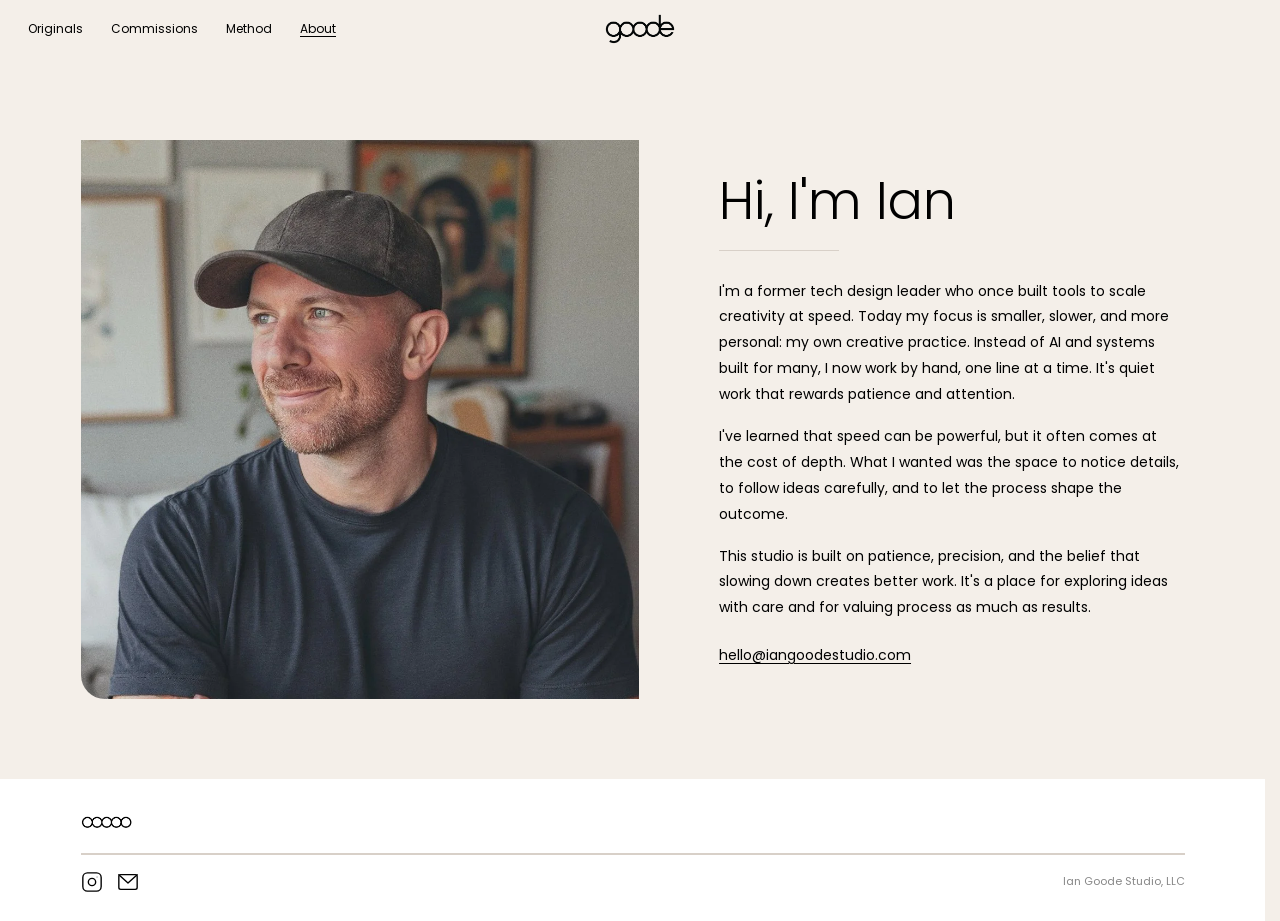
<file: about.html>
<!DOCTYPE html>
<html lang="en">
<head>
  <meta charset="UTF-8">
  <meta name="viewport" content="width=device-width, initial-scale=1.0">
  <title>About — A Creative Holding Company</title>
  <script async src="https://www.googletagmanager.com/gtag/js?id=G-GTT276981T"></script>
  <script>
    window.dataLayer = window.dataLayer || [];
    function gtag(){dataLayer.push(arguments);}
    gtag('js', new Date());
    gtag('config', 'G-GTT276981T');
  </script>
  <link rel="icon" href="/favicon.svg" type="image/svg+xml">
  <link rel="stylesheet" href="css/style.css">
</head>
<body>

<header>
  <nav>
    <ul class="nav-links">
      <li><a href="/">Originals</a></li>
      <li><a href="/commissions.html">Commissions</a></li>
      <li><a href="/method.html">Method</a></li>
      <li><a href="/about.html">About</a></li>
    </ul>
  </nav>
  <a href="/" class="logo">
    <img src="images/graphics/iangoodestudio-logo.webp" alt="A Creative Holding Company">
  </a>
  <button class="mobile-menu-btn" aria-label="Open menu">
    <span></span><span></span><span></span>
  </button>
</header>

<nav class="mobile-nav">
  <button class="mobile-nav-close" aria-label="Close menu">&#215;</button>
  <a href="/">Originals</a>
  <a href="/commissions.html">Commissions</a>
  <a href="/method.html">Method</a>
  <a href="/about.html">About</a>
</nav>

<main class="content-page about-page">
  <div class="content-inner">

    <div class="about-layout">
      <div class="about-photo-col">
        <img class="about-photo" src="images/profile_9_n.webp" alt="Ian Goode">
      </div>
      <div class="about-text-col">
        <h1 class="about-h1">Hi, I'm Ian</h1>
        <hr class="about-divider">
        <p>I'm a former tech design leader who once built tools to scale creativity at speed. Today my focus is smaller, slower, and more personal: my own creative practice. Instead of AI and systems built for many, I now work by hand, one line at a time. It's quiet work that rewards patience and attention.</p>
        <p>I've learned that speed can be powerful, but it often comes at the cost of depth. What I wanted was the space to notice details, to follow ideas carefully, and to let the process shape the outcome.</p>
        <p>This studio is built on patience, precision, and the belief that slowing down creates better work. It's a place for exploring ideas with care and for valuing process as much as results.</p>
        <a href="mailto:hello@iangoodestudio.com" class="about-email">hello@iangoodestudio.com</a>
      </div>
    </div>

  </div>
</main>

<footer>
  <div class="content-inner">
  <div class="footer-logo">
    <a href="/">
      <img src="images/graphics/footArtwork_logo.webp" alt="A Creative Holding Company">
    </a>
  </div>
  <hr class="footer-divider">
  <div class="footer-bottom">
    <div class="footer-icons">
      <a href="https://www.instagram.com/iangoode/" target="_blank" rel="noopener" aria-label="Instagram">
        <svg viewBox="0 0 24 24" fill="none" stroke="currentColor" stroke-width="1.5" stroke-linecap="round" stroke-linejoin="round"><rect x="2" y="2" width="20" height="20" rx="5"/><circle cx="12" cy="12" r="4"/><circle cx="17.5" cy="6.5" r="0.5" fill="currentColor" stroke="none"/></svg>
      </a>
      <a href="mailto:hello@iangoodestudio.com" aria-label="Email">
        <svg viewBox="0 0 24 24" fill="none" stroke="currentColor" stroke-width="1.5" stroke-linecap="round" stroke-linejoin="round"><rect x="2" y="4" width="20" height="16" rx="2"/><polyline points="2,4 12,13 22,4"/></svg>
      </a>
    </div>
    <span class="footer-copy">Ian Goode Studio, LLC</span>
  </div>
  </div>
</footer>

<script src="js/main.js"></script>
</body>
</html>
</file>
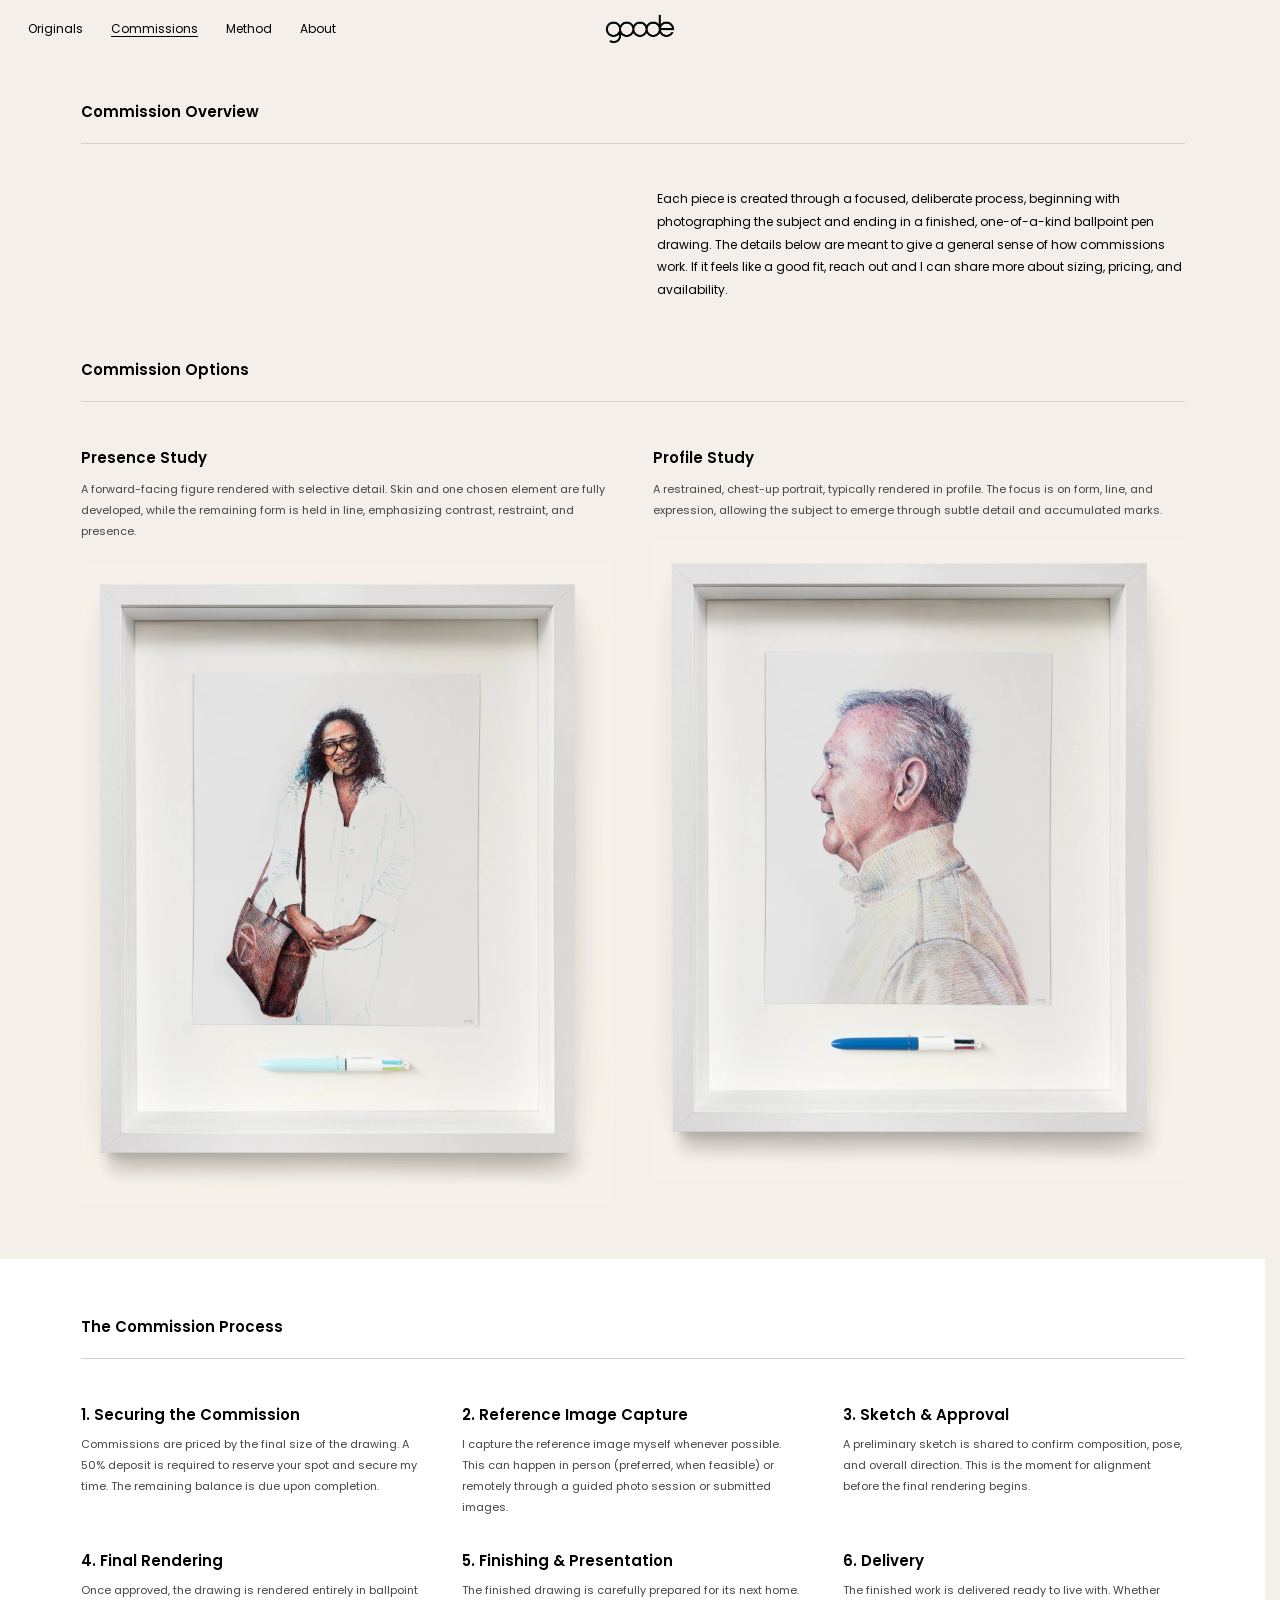
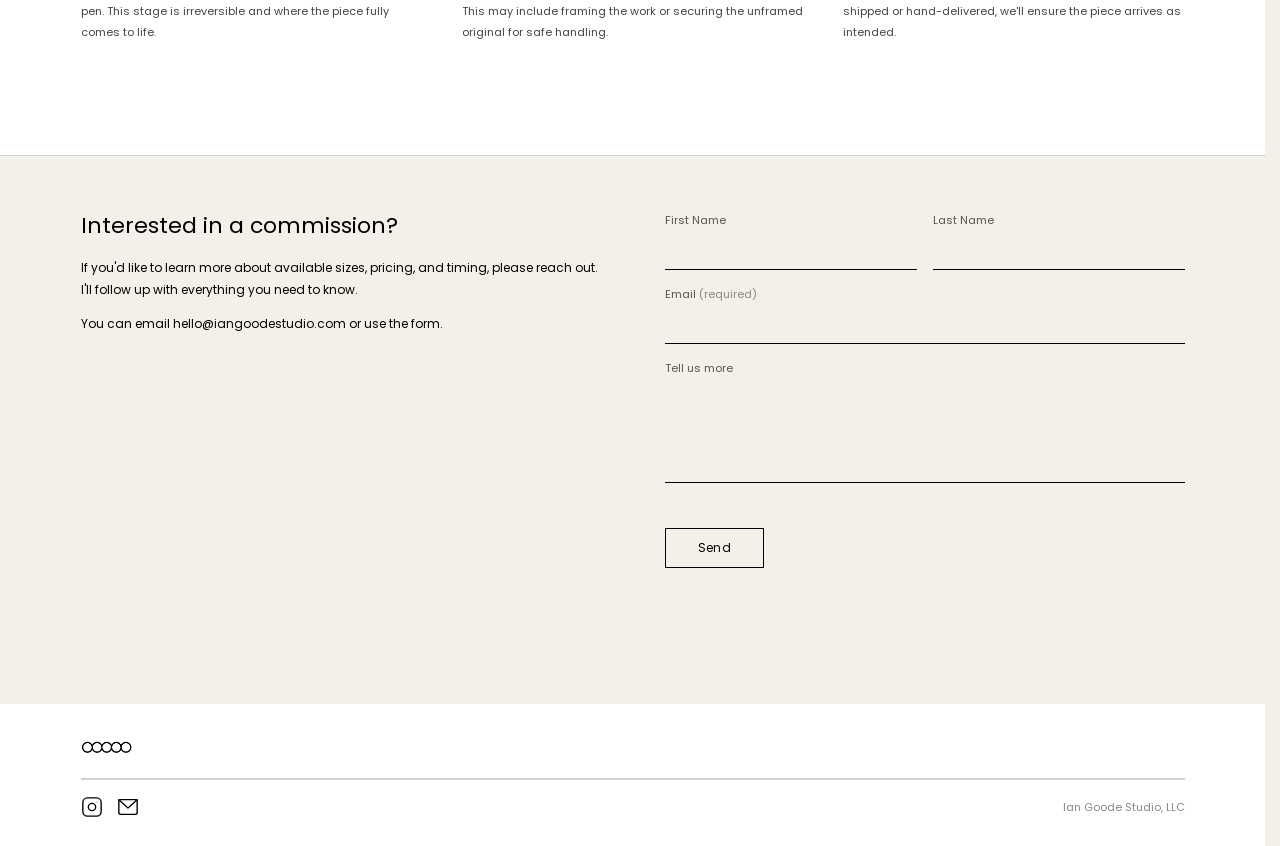
<file: commissions.html>
<!DOCTYPE html>
<html lang="en">
<head>
  <meta charset="UTF-8">
  <meta name="viewport" content="width=device-width, initial-scale=1.0">
  <title>Commissions — A Creative Holding Company</title>
  <script async src="https://www.googletagmanager.com/gtag/js?id=G-GTT276981T"></script>
  <script>
    window.dataLayer = window.dataLayer || [];
    function gtag(){dataLayer.push(arguments);}
    gtag('js', new Date());
    gtag('config', 'G-GTT276981T');
  </script>
  <link rel="icon" href="/favicon.svg" type="image/svg+xml">
  <link rel="stylesheet" href="css/style.css">
</head>
<body>

<header>
  <nav>
    <ul class="nav-links">
      <li><a href="/">Originals</a></li>
      <li><a href="/commissions.html">Commissions</a></li>
      <li><a href="/method.html">Method</a></li>
      <li><a href="/about.html">About</a></li>
    </ul>
  </nav>
  <a href="/" class="logo">
    <img src="images/graphics/iangoodestudio-logo.webp" alt="A Creative Holding Company">
  </a>
  <button class="mobile-menu-btn" aria-label="Open menu">
    <span></span><span></span><span></span>
  </button>
</header>

<nav class="mobile-nav">
  <button class="mobile-nav-close" aria-label="Close menu">&#215;</button>
  <a href="/">Originals</a>
  <a href="/commissions.html">Commissions</a>
  <a href="/method.html">Method</a>
  <a href="/about.html">About</a>
</nav>

<main class="content-page">
  <div class="content-inner">

    <h1>Commission Overview</h1>
    <hr class="divider">
    <div class="intro-split">
      <div></div>
      <p>Each piece is created through a focused, deliberate process, beginning with photographing the subject and ending in a finished, one-of-a-kind ballpoint pen drawing. The details below are meant to give a general sense of how commissions work. If it feels like a good fit, reach out and I can share more about sizing, pricing, and availability.</p>
    </div>

    <h2>Commission Options</h2>
    <hr class="divider">

    <div class="commission-options">
      <div class="commission-card">
        <h3>Presence Study</h3>
        <p>A forward-facing figure rendered with selective detail. Skin and one chosen element are fully developed, while the remaining form is held in line, emphasizing contrast, restraint, and presence.</p>
        <img src="images/FrameMock-SITE-Jada-Cream.webp" alt="Presence Study example">
      </div>
      <div class="commission-card">
        <h3>Profile Study</h3>
        <p>A restrained, chest-up portrait, typically rendered in profile. The focus is on form, line, and expression, allowing the subject to emerge through subtle detail and accumulated marks.</p>
        <img src="images/FrameMock-SITE-Deeds-Cream.webp" alt="Profile Study example">
      </div>
    </div>

  </div>

  <div class="section-white">
    <div class="content-inner">
      <h2>The Commission Process</h2>
      <hr class="divider">

      <ol class="process-steps">
        <li class="process-step">
          <h3>1. Securing the Commission</h3>
          <p>Commissions are priced by the final size of the drawing. A 50% deposit is required to reserve your spot and secure my time. The remaining balance is due upon completion.</p>
        </li>
        <li class="process-step">
          <h3>2. Reference Image Capture</h3>
          <p>I capture the reference image myself whenever possible. This can happen in person (preferred, when feasible) or remotely through a guided photo session or submitted images.</p>
        </li>
        <li class="process-step">
          <h3>3. Sketch &amp; Approval</h3>
          <p>A preliminary sketch is shared to confirm composition, pose, and overall direction. This is the moment for alignment before the final rendering begins.</p>
        </li>
        <li class="process-step">
          <h3>4. Final Rendering</h3>
          <p>Once approved, the drawing is rendered entirely in ballpoint pen. This stage is irreversible and where the piece fully comes to life.</p>
        </li>
        <li class="process-step">
          <h3>5. Finishing &amp; Presentation</h3>
          <p>The finished drawing is carefully prepared for its next home. This may include framing the work or securing the unframed original for safe handling.</p>
        </li>
        <li class="process-step">
          <h3>6. Delivery</h3>
          <p>The finished work is delivered ready to live with. Whether shipped or hand-delivered, we'll ensure the piece arrives as intended.</p>
        </li>
      </ol>
    </div>
  </div>

  <div class="section-cream section-cream--bordered">
    <div class="content-inner">
      <div class="form-cta">
        <div class="form-cta-split">
          <div class="form-cta-text">
            <h2>Interested in a commission?</h2>
            <p>If you'd like to learn more about available sizes, pricing, and timing, please reach out. I'll follow up with everything you need to know.</p>
            <p>You can email <a href="mailto:hello@iangoodestudio.com">hello@iangoodestudio.com</a> or use the form.</p>
          </div>
          <form action="https://formspree.io/f/YOUR_FORM_ID" method="POST">
            <div class="form-row">
              <div class="form-group">
                <label for="first-name">First Name</label>
                <input type="text" id="first-name" name="first_name" autocomplete="given-name">
              </div>
              <div class="form-group">
                <label for="last-name">Last Name</label>
                <input type="text" id="last-name" name="last_name" autocomplete="family-name">
              </div>
            </div>
            <div class="form-group">
              <label for="email">Email <span style="color:#888">(required)</span></label>
              <input type="email" id="email" name="email" required autocomplete="email">
            </div>
            <div class="form-group">
              <label for="message">Tell us more</label>
              <textarea id="message" name="message"></textarea>
            </div>
            <button type="submit" class="btn-submit">Send</button>
          </form>
        </div>
      </div>
    </div>
  </div>

</main>

<footer>
  <div class="content-inner">
  <div class="footer-logo">
    <a href="/">
      <img src="images/graphics/footArtwork_logo.webp" alt="A Creative Holding Company">
    </a>
  </div>
  <hr class="footer-divider">
  <div class="footer-bottom">
    <div class="footer-icons">
      <a href="https://www.instagram.com/iangoode/" target="_blank" rel="noopener" aria-label="Instagram">
        <svg viewBox="0 0 24 24" fill="none" stroke="currentColor" stroke-width="1.5" stroke-linecap="round" stroke-linejoin="round"><rect x="2" y="2" width="20" height="20" rx="5"/><circle cx="12" cy="12" r="4"/><circle cx="17.5" cy="6.5" r="0.5" fill="currentColor" stroke="none"/></svg>
      </a>
      <a href="mailto:hello@iangoodestudio.com" aria-label="Email">
        <svg viewBox="0 0 24 24" fill="none" stroke="currentColor" stroke-width="1.5" stroke-linecap="round" stroke-linejoin="round"><rect x="2" y="4" width="20" height="16" rx="2"/><polyline points="2,4 12,13 22,4"/></svg>
      </a>
    </div>
    <span class="footer-copy">Ian Goode Studio, LLC</span>
  </div>
  </div>
</footer>

<script src="js/main.js"></script>
</body>
</html>
</file>
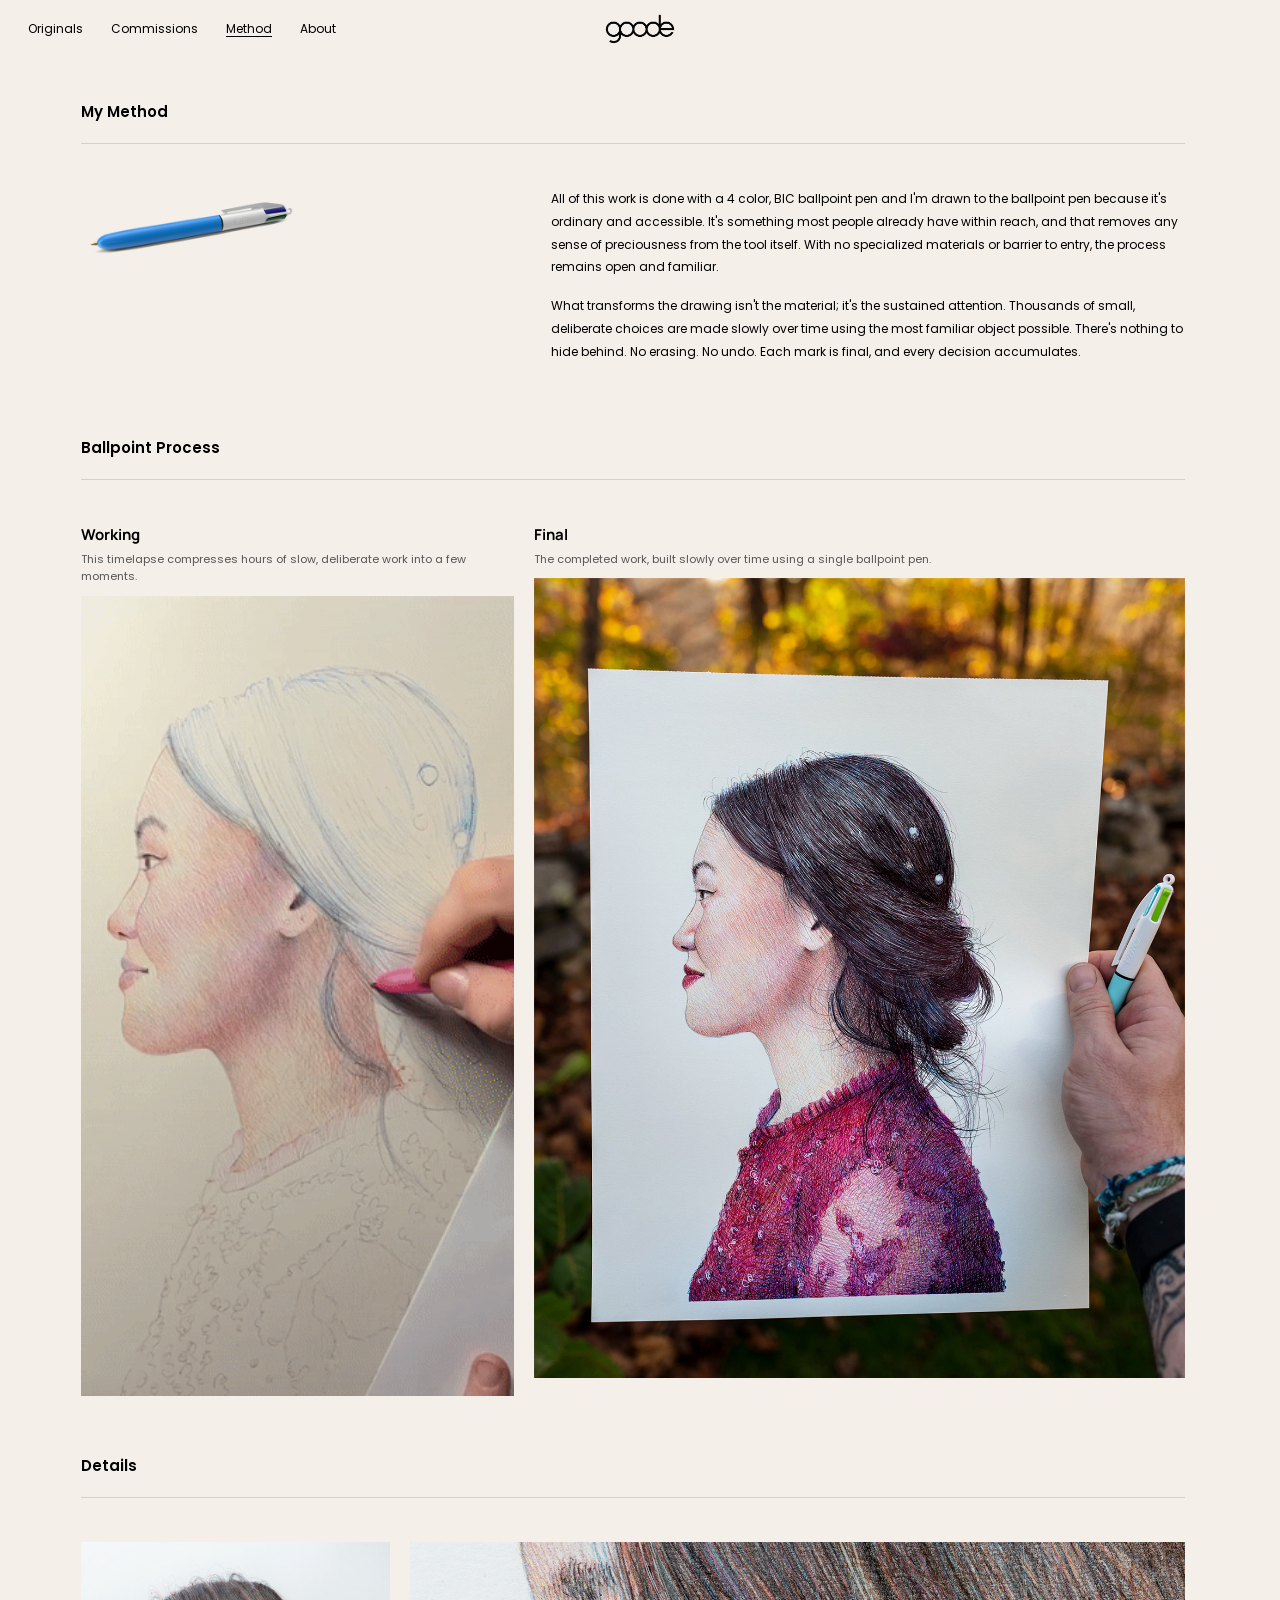
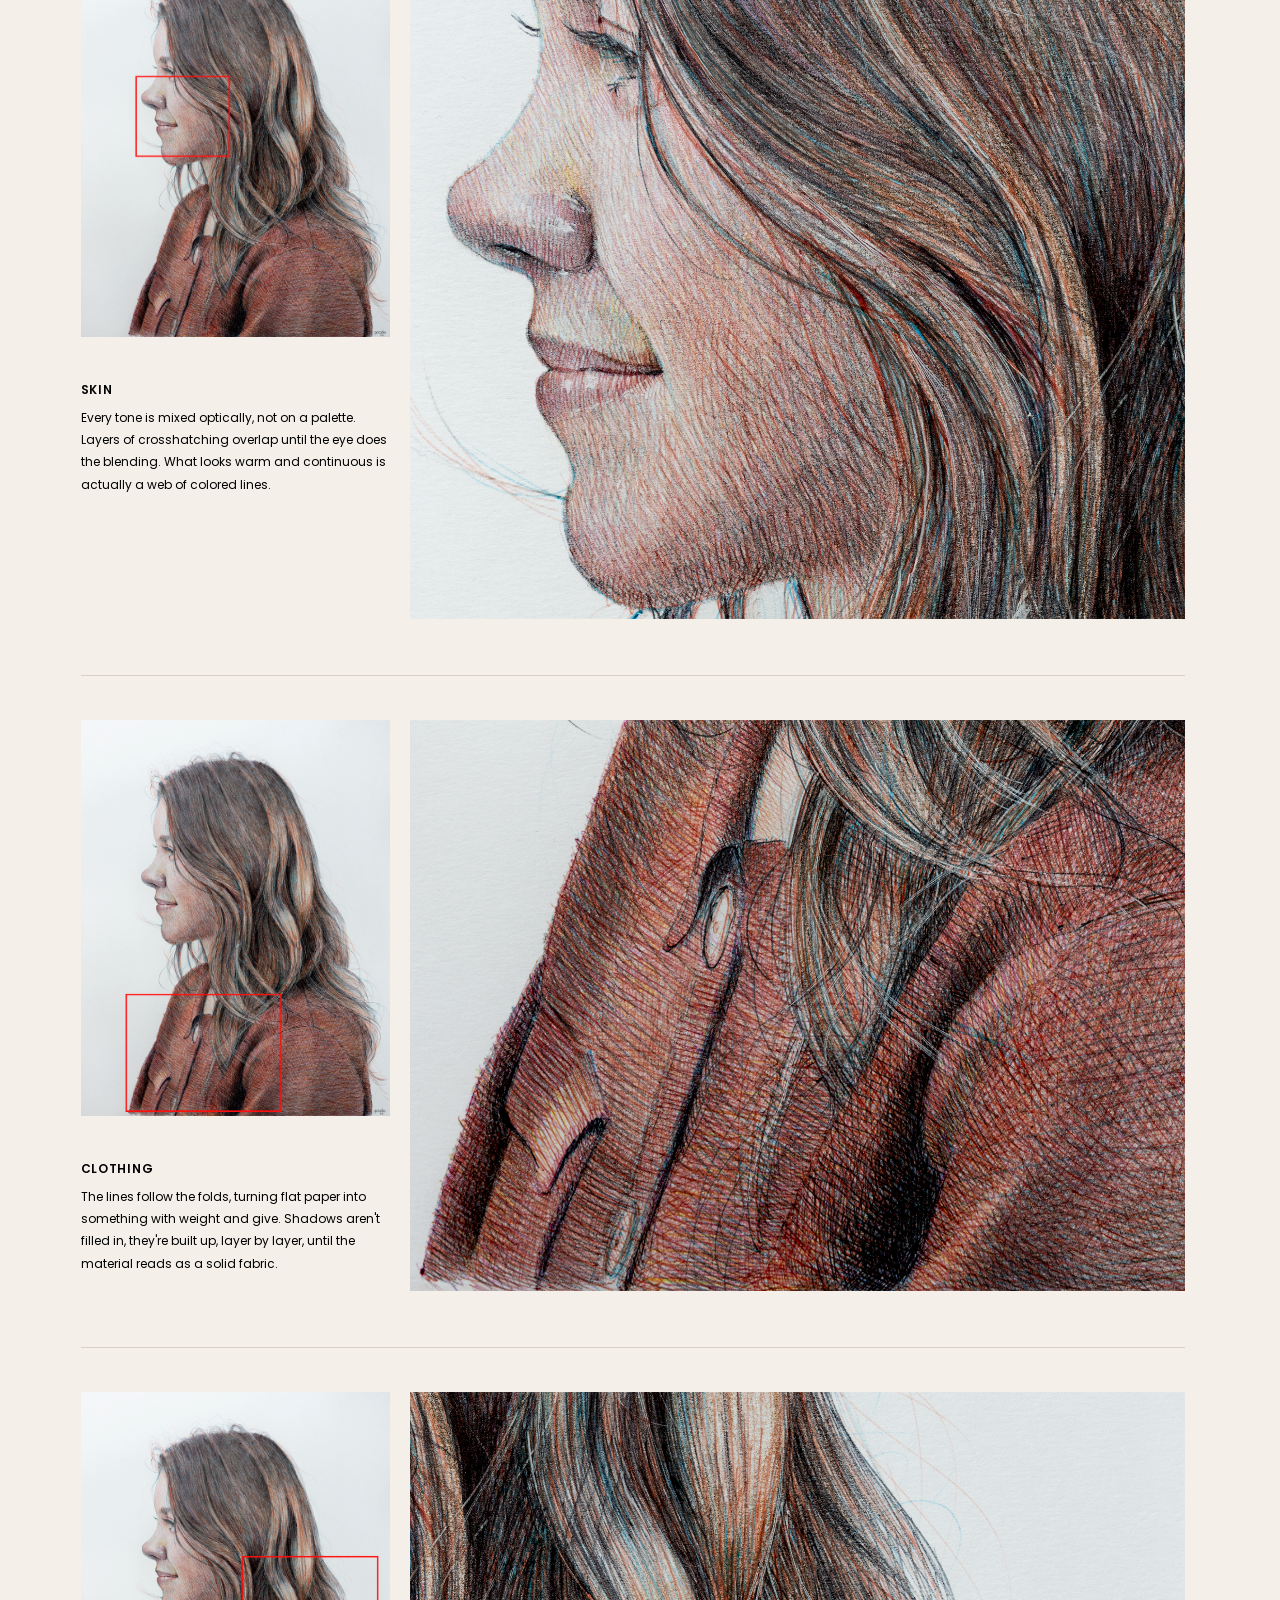
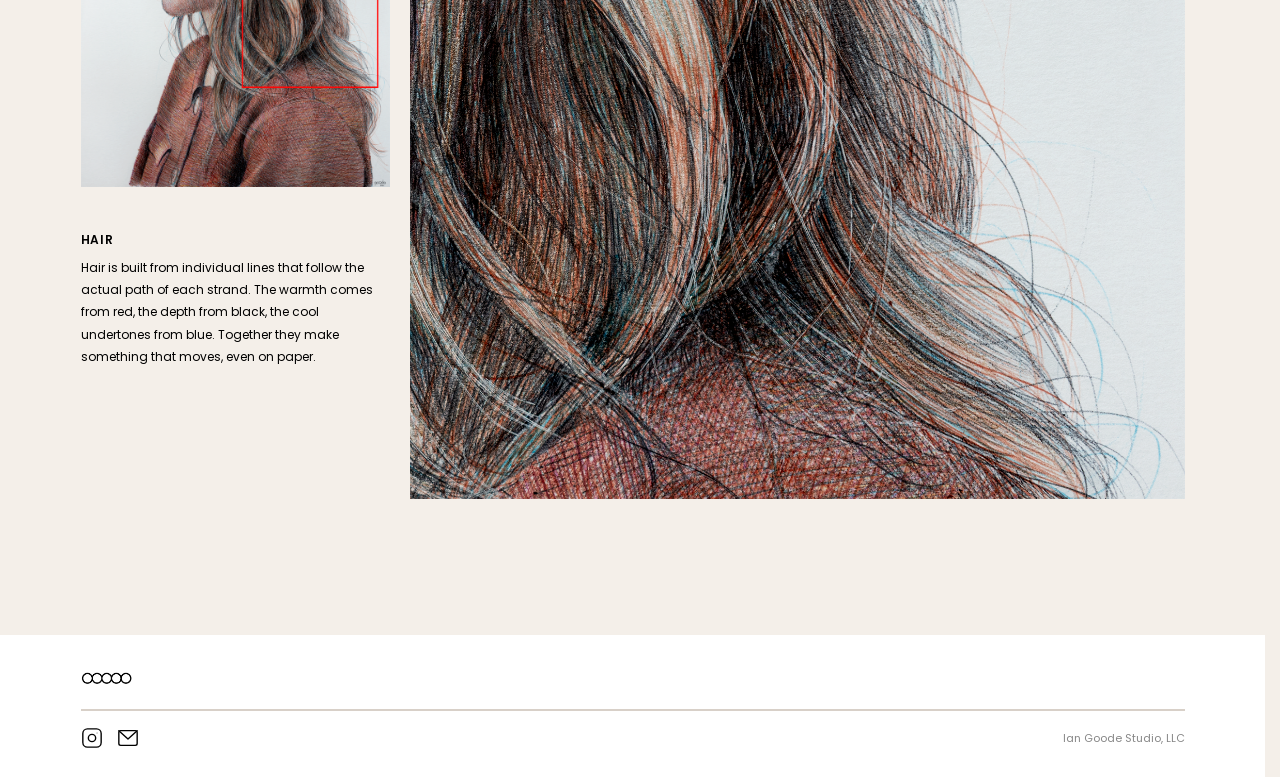
<file: method.html>
<!DOCTYPE html>
<html lang="en">
<head>
  <meta charset="UTF-8">
  <meta name="viewport" content="width=device-width, initial-scale=1.0">
  <title>Method — A Creative Holding Company</title>
  <script async src="https://www.googletagmanager.com/gtag/js?id=G-GTT276981T"></script>
  <script>
    window.dataLayer = window.dataLayer || [];
    function gtag(){dataLayer.push(arguments);}
    gtag('js', new Date());
    gtag('config', 'G-GTT276981T');
  </script>
  <link rel="icon" href="/favicon.svg" type="image/svg+xml">
  <link rel="stylesheet" href="css/style.css">
</head>
<body>

<header>
  <nav>
    <ul class="nav-links">
      <li><a href="/">Originals</a></li>
      <li><a href="/commissions.html">Commissions</a></li>
      <li><a href="/method.html">Method</a></li>
      <li><a href="/about.html">About</a></li>
    </ul>
  </nav>
  <a href="/" class="logo">
    <img src="images/graphics/iangoodestudio-logo.webp" alt="A Creative Holding Company">
  </a>
  <button class="mobile-menu-btn" aria-label="Open menu">
    <span></span><span></span><span></span>
  </button>
</header>

<nav class="mobile-nav">
  <button class="mobile-nav-close" aria-label="Close menu">&#215;</button>
  <a href="/">Originals</a>
  <a href="/commissions.html">Commissions</a>
  <a href="/method.html">Method</a>
  <a href="/about.html">About</a>
</nav>

<main class="content-page">
  <div class="content-inner">

    <h1>My Method</h1>
    <hr class="divider">

    <div class="method-intro">
      <div class="method-pen-img">
        <img src="images/method/4ColorPen-Bic.webp" alt="4-color BIC ballpoint pen">
      </div>
      <div class="method-intro-text">
        <p>All of this work is done with a 4 color, BIC ballpoint pen and I'm drawn to the ballpoint pen because it's ordinary and accessible. It's something most people already have within reach, and that removes any sense of preciousness from the tool itself. With no specialized materials or barrier to entry, the process remains open and familiar.</p>
        <p>What transforms the drawing isn't the material; it's the sustained attention. Thousands of small, deliberate choices are made slowly over time using the most familiar object possible. There's nothing to hide behind. No erasing. No undo. Each mark is final, and every decision accumulates.</p>
      </div>
    </div>

    <h2>Ballpoint Process</h2>
    <hr class="divider">

    <div class="process-pair">
      <div class="process-pair-item">
        <div class="label">Working</div>
        <p class="caption">This timelapse compresses hours of slow, deliberate work into a few moments.</p>
        <img src="images/method/ezgif.com-video-to-gif+(2).gif" alt="Timelapse of work in progress">
      </div>
      <div class="process-pair-item">
        <div class="label">Final</div>
        <p class="caption">The completed work, built slowly over time using a single ballpoint pen.</p>
        <img src="images/method/FORSITE_006.jpg" alt="Completed drawing">
      </div>
    </div>

    <h2>Details</h2>
    <hr class="divider">

    <div class="detail-section">
      <div class="detail-split">
        <div class="detail-split-left">
          <img src="images/method/skin-overview.webp" alt="Skin overview">
          <h3 class="detail-label">Skin</h3>
          <p>Every tone is mixed optically, not on a palette. Layers of crosshatching overlap until the eye does the blending. What looks warm and continuous is actually a web of colored lines.</p>
        </div>
        <div class="detail-split-right">
          <img src="images/method/skin-detail.webp" alt="Skin detail close-up">
        </div>
      </div>
    </div>

    <hr class="divider">
    <div class="detail-section">
      <div class="detail-split">
        <div class="detail-split-left">
          <img src="images/method/clothing-overview.webp" alt="Clothing overview">
          <h3 class="detail-label">Clothing</h3>
          <p>The lines follow the folds, turning flat paper into something with weight and give. Shadows aren't filled in, they're built up, layer by layer, until the material reads as a solid fabric.</p>
        </div>
        <div class="detail-split-right">
          <img src="images/method/clothing-detail.webp" alt="Clothing detail">
        </div>
      </div>
    </div>

    <hr class="divider">
    <div class="detail-section">
      <div class="detail-split">
        <div class="detail-split-left">
          <img src="images/method/hair-overview.webp" alt="Hair overview">
          <h3 class="detail-label">Hair</h3>
          <p>Hair is built from individual lines that follow the actual path of each strand. The warmth comes from red, the depth from black, the cool undertones from blue. Together they make something that moves, even on paper.</p>
        </div>
        <div class="detail-split-right">
          <img src="images/method/hair-detail.webp" alt="Hair detail">
        </div>
      </div>
    </div>

  </div>
</main>

<footer>
  <div class="content-inner">
  <div class="footer-logo">
    <a href="/">
      <img src="images/graphics/footArtwork_logo.webp" alt="A Creative Holding Company">
    </a>
  </div>
  <hr class="footer-divider">
  <div class="footer-bottom">
    <div class="footer-icons">
      <a href="https://www.instagram.com/iangoode/" target="_blank" rel="noopener" aria-label="Instagram">
        <svg viewBox="0 0 24 24" fill="none" stroke="currentColor" stroke-width="1.5" stroke-linecap="round" stroke-linejoin="round"><rect x="2" y="2" width="20" height="20" rx="5"/><circle cx="12" cy="12" r="4"/><circle cx="17.5" cy="6.5" r="0.5" fill="currentColor" stroke="none"/></svg>
      </a>
      <a href="mailto:hello@iangoodestudio.com" aria-label="Email">
        <svg viewBox="0 0 24 24" fill="none" stroke="currentColor" stroke-width="1.5" stroke-linecap="round" stroke-linejoin="round"><rect x="2" y="4" width="20" height="16" rx="2"/><polyline points="2,4 12,13 22,4"/></svg>
      </a>
    </div>
    <span class="footer-copy">Ian Goode Studio, LLC</span>
  </div>
  </div>
</footer>

<script src="js/main.js"></script>
</body>
</html>
</file>
<file: css/style.css>
@import url('https://fonts.googleapis.com/css2?family=Manrope:wght@400;500;600;700&family=Poppins:wght@300;400;600&display=swap');

*, *::before, *::after {
  box-sizing: border-box;
  margin: 0;
  padding: 0;
}

html {
  font-size: 12px;
  scrollbar-gutter: stable;
}

body {
  font-family: 'Poppins', sans-serif;
  font-size: 12px;
  color: #000;
  background: #f4efe9;
  -webkit-font-smoothing: antialiased;
  min-height: 100vh;
  display: flex;
  flex-direction: column;
}

main {
  flex: 1;
}

a {
  color: inherit;
  text-decoration: none;
}

img {
  display: block;
  max-width: 100%;
}

/* ─── Header ─── */

header {
  position: fixed;
  top: 0;
  left: 0;
  width: 100%;
  z-index: 100;
  padding: 20px 28px;
  display: flex;
  align-items: center;
  justify-content: space-between;
  background: rgba(244, 239, 233, 0);
  transition: background 0.3s ease;
}

header.scrolled {
  background: rgba(244, 239, 233, 0.97);
}

.nav-links {
  display: flex;
  align-items: center;
  gap: 28px;
  list-style: none;
}

.nav-links a {
  font-family: 'Poppins', sans-serif;
  font-size: 12px;
  font-weight: 400;
  color: #000;
  text-decoration: none;
  transition: opacity 0.15s;
}

.nav-links a:hover {
  opacity: 0.5;
}

.nav-links a.active {
  text-decoration: underline;
  text-underline-offset: 3px;
}

.logo {
  position: absolute;
  left: 50%;
  transform: translateX(-50%);
}

.logo img {
  height: 30px;
  width: auto;
}

.mobile-menu-btn {
  display: none;
  background: none;
  border: none;
  cursor: pointer;
  padding: 4px;
  flex-direction: column;
  gap: 5px;
}

.mobile-menu-btn span {
  display: block;
  width: 22px;
  height: 1px;
  background: #000;
  transition: transform 0.2s, opacity 0.2s;
}

.mobile-nav {
  display: none;
  position: fixed;
  inset: 0;
  background: #f4efe9;
  z-index: 99;
  flex-direction: column;
  align-items: center;
  justify-content: center;
  gap: 32px;
}

.mobile-nav.open {
  display: flex;
}

.mobile-nav a {
  font-family: 'Poppins', sans-serif;
  font-size: 20px;
  font-weight: 400;
  color: #000;
}

.mobile-nav-close {
  position: absolute;
  top: 20px;
  right: 28px;
  background: none;
  border: none;
  font-size: 24px;
  cursor: pointer;
  line-height: 1;
}

/* ─── Gallery (Originals) ─── */

.gallery-page {
  padding-top: 60px;
  background: #fff;
}

.gallery {
  padding: 16px;
}

.gallery-sizer,
.gallery-item {
  width: calc(25% - 12px);
}

.gallery-item {
  margin-bottom: 16px;
  overflow: hidden;
  cursor: pointer;
}

.gallery-item img {
  width: 100%;
  display: block;
  transition: opacity 0.2s;
}

.gallery-item:hover img {
  opacity: 0.85;
}

/* ─── Lightbox ─── */

.lightbox {
  display: none;
  position: fixed;
  inset: 0;
  background: rgba(244, 239, 233, 0.97);
  z-index: 200;
  align-items: center;
  justify-content: center;
}

.lightbox.open {
  display: flex;
}

.lightbox-img-wrap {
  max-width: 85vw;
  max-height: 90vh;
  display: flex;
  align-items: center;
  justify-content: center;
}

.lightbox-img-wrap img {
  max-width: 85vw;
  max-height: 88vh;
  object-fit: contain;
}

.lightbox-close {
  position: absolute;
  top: 20px;
  right: 28px;
  background: none;
  border: none;
  font-size: 22px;
  cursor: pointer;
  color: #000;
  line-height: 1;
  font-family: 'Poppins', sans-serif;
  font-weight: 300;
}

.lightbox-prev,
.lightbox-next {
  position: absolute;
  top: 50%;
  transform: translateY(-50%);
  background: none;
  border: none;
  font-size: 22px;
  cursor: pointer;
  color: #000;
  padding: 12px;
  font-family: 'Poppins', sans-serif;
  font-weight: 300;
  opacity: 0.4;
  transition: opacity 0.15s;
}

.lightbox-prev:hover,
.lightbox-next:hover {
  opacity: 1;
}

.lightbox-prev { left: 12px; }
.lightbox-next { right: 12px; }

/* ─── Content pages ─── */

.content-page {
  padding-top: 100px;
  padding-bottom: 80px;
}

.content-inner {
  max-width: 1200px;
  margin: 0 auto;
  padding: 0 48px;
}

.content-page h1 {
  font-family: 'Poppins', sans-serif;
  font-size: 15px;
  font-weight: 600;
  margin-bottom: 20px;
  letter-spacing: 0;
  color: #000;
}

.content-page h2 {
  font-family: 'Poppins', sans-serif;
  font-size: 15px;
  font-weight: 600;
  margin-top: 48px;
  margin-bottom: 20px;
  letter-spacing: 0;
  color: #000;
}

.content-page h3 {
  font-family: 'Poppins', sans-serif;
  font-size: 12px;
  font-weight: 600;
  margin-top: 28px;
  margin-bottom: 8px;
  text-transform: uppercase;
  letter-spacing: 0.06em;
}

.content-page p {
  font-size: 12px;
  line-height: 1.85;
  color: #000;
  margin-bottom: 16px;
}

.divider {
  border: none;
  border-top: 1px solid #d8d0c8;
  margin: 20px 0 44px;
}

/* ─── Section bands ─── */

.section-white {
  background: #fff;
  padding: 56px 0;
}

.section-white .content-inner > h2:first-child {
  margin-top: 0;
}

.section-white--bordered {
  border-top: 1px solid #e8e8e8;
}

.section-cream {
  background: #f4efe9;
  padding: 56px 0;
}

.section-cream--bordered {
  border-top: 1px solid #d8d0c8;
}

/* ─── Commissions ─── */

.intro-split {
  display: grid;
  grid-template-columns: 1fr 1fr;
  gap: 48px;
  margin-bottom: 56px;
}

.intro-split p {
  margin-bottom: 0;
  line-height: 1.9;
}

.commission-options {
  display: grid;
  grid-template-columns: 1fr 1fr;
  gap: 40px;
  margin-bottom: 56px;
}

.commission-card h3 {
  font-family: 'Poppins', sans-serif;
  font-size: 15px;
  font-weight: 600;
  margin-bottom: 10px;
  text-transform: none;
  letter-spacing: 0;
  margin-top: 0;
}

.commission-card p {
  font-size: 11px;
  margin-bottom: 20px;
  line-height: 1.9;
  color: #444;
}

.commission-card img {
  width: 100%;
  display: block;
}

.process-steps {
  list-style: none;
  margin: 0;
  padding: 0;
  display: grid;
  grid-template-columns: 1fr 1fr 1fr;
  gap: 32px 40px;
  margin-bottom: 56px;
}

.process-step h3 {
  font-family: 'Poppins', sans-serif;
  font-size: 15px;
  font-weight: 600;
  margin-bottom: 8px;
  text-transform: none;
  letter-spacing: 0;
  margin-top: 0;
}

.process-step p {
  font-size: 11px;
  margin-bottom: 0;
  line-height: 1.9;
  color: #444;
}

/* ─── Contact Form ─── */

.form-cta {
  margin-top: 0;
}

.form-cta-split {
  display: grid;
  grid-template-columns: 1fr 1fr;
  gap: 64px;
  align-items: start;
}

.form-cta-text h2 {
  font-size: 22px;
  font-weight: 400;
  margin-top: 0;
  margin-bottom: 16px;
  line-height: 1.3;
}

.form-cta-text p {
  line-height: 1.85;
  margin-bottom: 12px;
}

.form-row {
  display: grid;
  grid-template-columns: 1fr 1fr;
  gap: 16px;
}

.form-group {
  margin-bottom: 16px;
}

.form-group label {
  display: block;
  font-size: 11px;
  font-weight: 400;
  margin-bottom: 6px;
  color: #555;
}

.form-group input,
.form-group textarea {
  width: 100%;
  border: none;
  border-bottom: 1px solid #000;
  padding: 8px 0;
  font-family: 'Poppins', sans-serif;
  font-size: 12px;
  color: #000;
  background: transparent;
  outline: none;
  transition: border-color 0.15s;
}

.form-group input:focus,
.form-group textarea:focus {
  border-bottom-color: #000;
}

.form-group textarea {
  height: 100px;
  resize: none;
}

.btn-submit {
  margin-top: 24px;
  background: none;
  border: 1px solid #000;
  padding: 10px 32px;
  font-family: 'Poppins', sans-serif;
  font-size: 12px;
  color: #000;
  cursor: pointer;
  letter-spacing: 0.04em;
  -webkit-appearance: none;
  transition: background 0.15s, color 0.15s;
}

.btn-submit:hover {
  background: #000;
  color: #fff;
}

/* ─── Method page ─── */

.method-intro {
  display: grid;
  grid-template-columns: 1fr 1.5fr;
  gap: 48px;
  align-items: start;
  margin-bottom: 56px;
}

.method-intro-text p {
  font-size: 12px;
  line-height: 1.9;
  margin-bottom: 16px;
  color: #000;
}

.method-pen-img img {
  width: 60%;
  max-width: 220px;
}

.process-pair {
  display: grid;
  grid-template-columns: 2fr 3fr;
  gap: 20px;
  margin: 24px 0 40px;
}

.process-pair-item {}

.process-pair-item img {
  width: 100%;
  height: 800px;
  object-fit: cover;
  object-position: center top;
  display: block;
  margin-bottom: 10px;
}

.process-pair-item .caption {
  font-size: 11px;
  color: #555;
  line-height: 1.6;
  margin-bottom: 10px;
}

.process-pair-item .label {
  font-family: 'Manrope', sans-serif;
  font-size: 15px;
  font-weight: 700;
  margin-bottom: 6px;
}

.detail-section {
  margin-bottom: 56px;
}

.detail-split {
  display: grid;
  grid-template-columns: 1fr 2.5fr;
  gap: 20px;
  margin-bottom: 56px;
}

.detail-split-left {
  display: flex;
  flex-direction: column;
}

.detail-split-left img {
  width: 100%;
  height: auto;
  display: block;
  margin-bottom: 16px;
}

.detail-split-right {
  min-height: 100%;
}

.detail-split-right img {
  width: 100%;
  height: 100%;
  object-fit: cover;
  object-position: center top;
  display: block;
}

.detail-label {
  font-size: 11px;
  font-weight: 600;
  text-transform: uppercase;
  letter-spacing: 0.08em;
  margin-top: 0;
  margin-bottom: 8px;
}

.detail-images {
  display: grid;
  grid-template-columns: 1fr 1fr;
  gap: 8px;
  margin: 12px 0;
}

.detail-images img {
  width: 100%;
}

/* ─── About page ─── */

.about-page {
  padding-top: 140px;
}

.about-layout {
  display: grid;
  grid-template-columns: 1.2fr 1fr;
  gap: 80px;
  align-items: center;
}

.about-photo {
  width: 100%;
  height: auto;
  display: block;
  border-radius: 0 0 0 24px;
}

.about-text-col .about-h1 {
  font-family: 'Poppins', sans-serif;
  font-size: 52px;
  font-weight: 300;
  line-height: 1.1;
  margin-bottom: 20px;
  color: #000;
}

.about-divider {
  width: 120px;
  border: none;
  border-top: 1px solid #d8d0c8;
  margin: 0 0 28px;
}

.about-text-col p {
  font-size: 14px;
  line-height: 1.85;
  color: #000;
  margin-bottom: 16px;
}

.about-email {
  display: inline-block;
  margin-top: 8px;
  font-size: 14px;
  color: #000;
  text-decoration: underline;
  text-underline-offset: 3px;
}

/* ─── Footer ─── */

footer {
  background: #fff;
  padding: 32px 0 28px;
}

.footer-logo img {
  height: 22px;
  width: auto;
  margin-bottom: 20px;
}

.footer-divider {
  border: none;
  border-top: 2px solid #d8d0c8;
  margin-bottom: 16px;
}

.footer-bottom {
  display: flex;
  align-items: center;
  justify-content: space-between;
}

.footer-icons {
  display: flex;
  gap: 14px;
  align-items: center;
}

.footer-icons a {
  display: flex;
  align-items: center;
  color: #000;
  transition: opacity 0.15s;
}

.footer-icons a:hover {
  opacity: 0.5;
}

.footer-icons svg {
  width: 22px;
  height: 22px;
}

.footer-copy {
  font-size: 11px;
  color: #888;
}

/* ─── Responsive ─── */

@media (max-width: 900px) {
  .gallery-sizer,
  .gallery-item {
    width: calc(33.333% - 11px);
  }
}

@media (max-width: 600px) {
  .about-layout {
    grid-template-columns: 1fr;
    gap: 32px;
  }

  .about-photo-col {
    display: flex;
    justify-content: center;
  }

  .about-photo {
    max-width: 300px;
    border-radius: 24px 0 0 24px;
  }
}

@media (max-width: 640px) {
  header {
    padding: 16px 20px;
  }

  .nav-links {
    display: none;
  }

  .logo img {
    height: 22px;
  }

  .mobile-menu-btn {
    display: flex;
  }

  .gallery {
    padding: 10px;
  }

  .gallery-sizer,
  .gallery-item {
    width: calc(50% - 8px);
  }

  .gallery-item {
    margin-bottom: 10px;
  }

  .content-inner {
    padding: 0 20px;
  }

  .content-page {
    padding-top: 72px;
  }

  .intro-split {
    grid-template-columns: 1fr;
  }

  .intro-split > div:first-child {
    display: none;
  }

  .commission-options {
    grid-template-columns: 1fr;
  }

  .process-steps {
    grid-template-columns: 1fr;
  }

  .form-cta-split {
    grid-template-columns: 1fr;
    gap: 40px;
  }

  .form-row {
    grid-template-columns: 1fr;
  }

  .process-pair {
    grid-template-columns: 1fr;
  }

  .method-intro {
    grid-template-columns: 1fr;
    gap: 24px;
    margin-bottom: 40px;
  }

  .method-pen-img img {
    width: 80px;
    max-width: 80px;
  }

  .detail-split {
    grid-template-columns: 1fr;
    gap: 16px;
  }

  .detail-split-right img {
    height: 300px;
    object-fit: cover;
  }

  .process-pair {
    gap: 32px;
  }

  .process-pair-item img {
    height: 440px;
  }

  .process-pair-item:first-child img {
    height: 600px;
  }

  .detail-images {
    grid-template-columns: 1fr;
  }

  footer {
    padding: 24px 20px 20px;
  }
}
</file>
